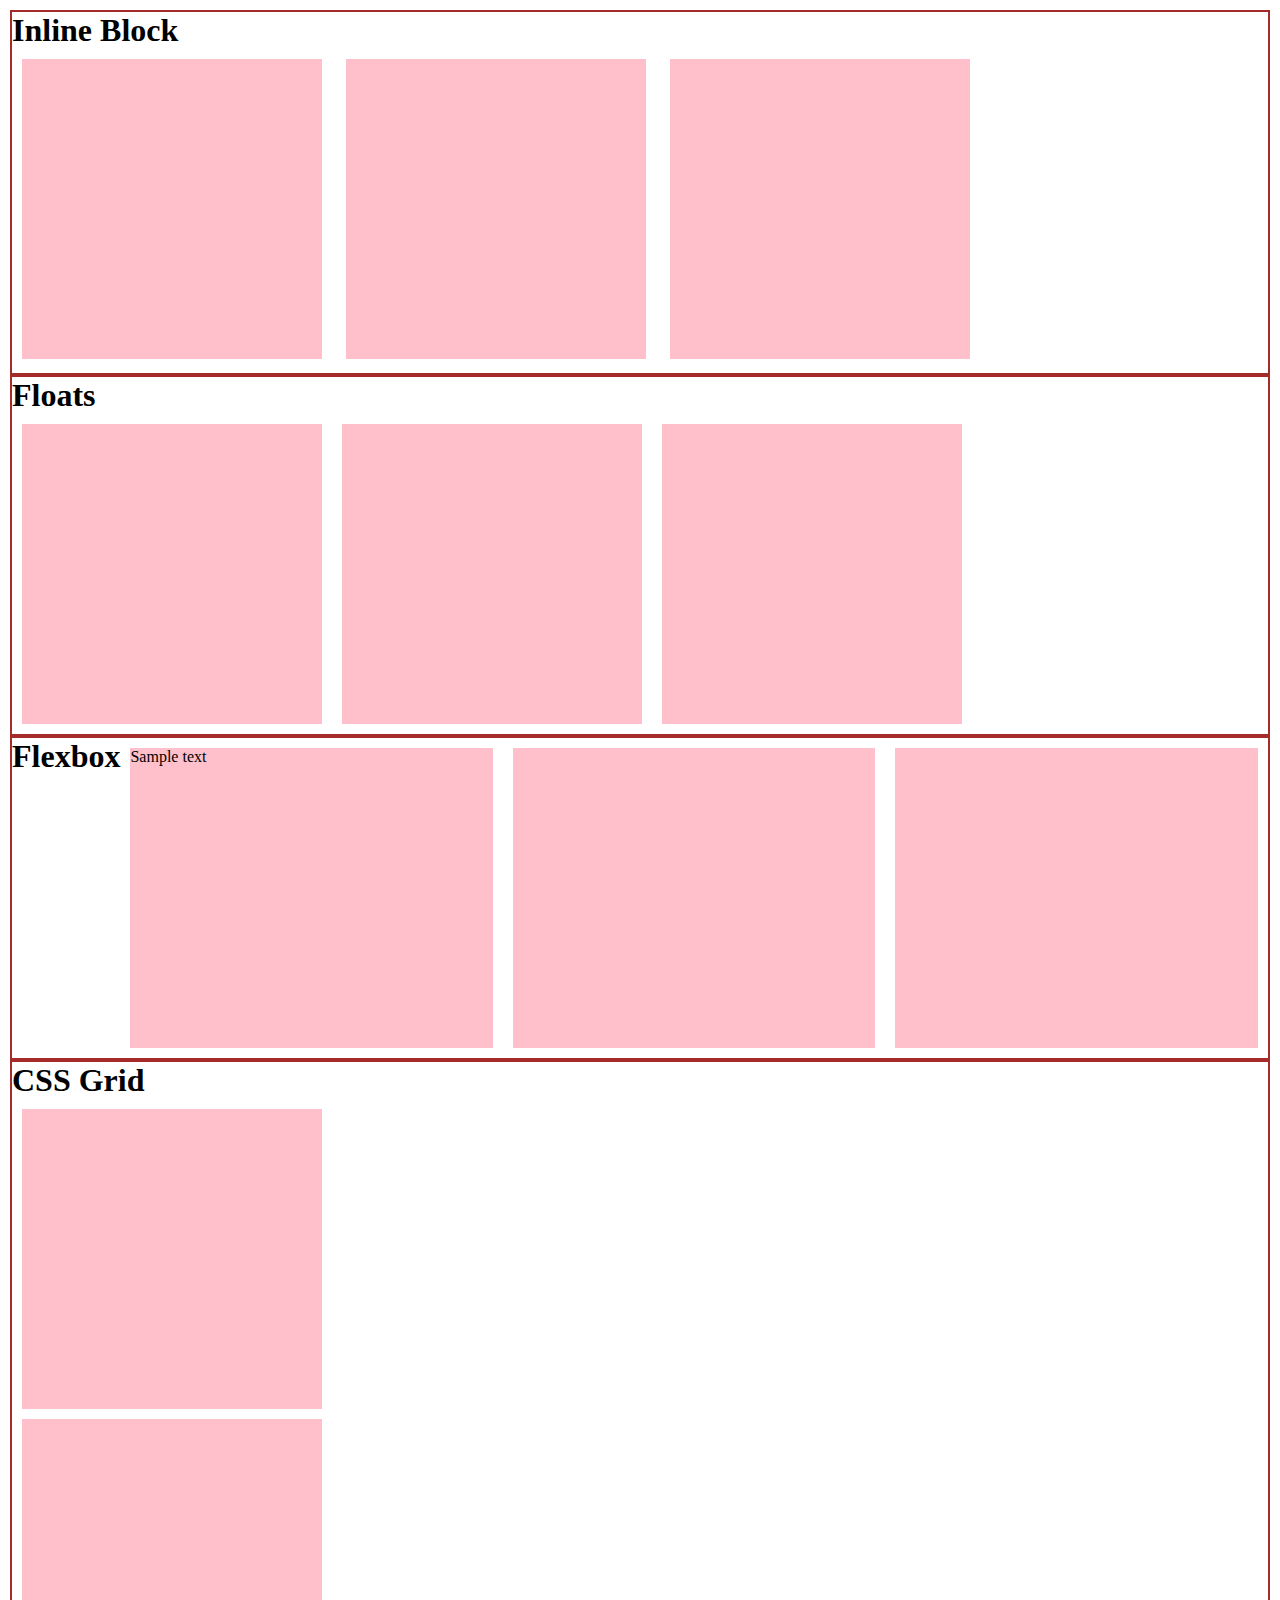
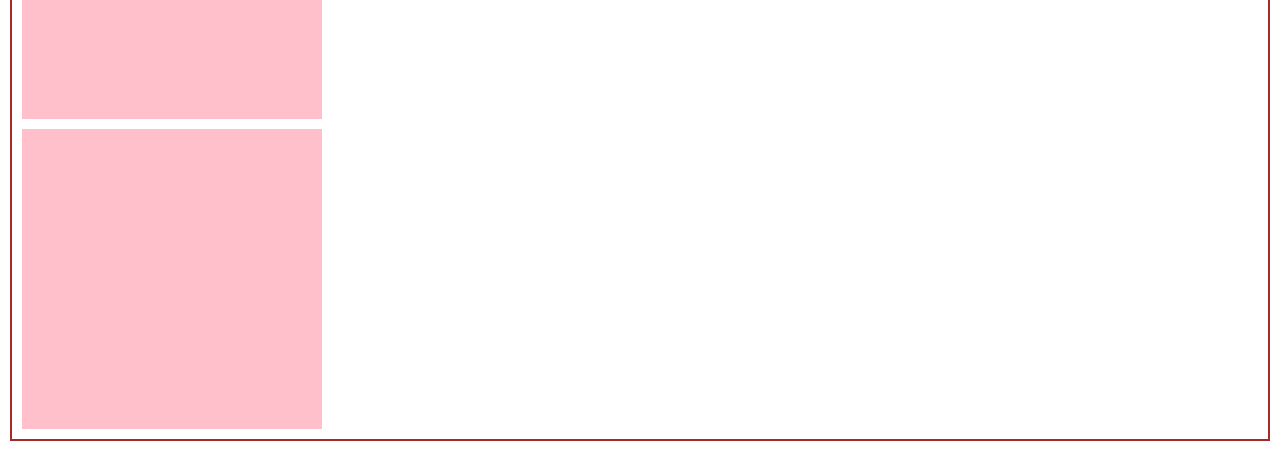
<file: csslayout/index.html>
<!DOCTYPE html>
<html lang="en">
    <head>
    	<meta http-equiv="x-ua-compatible" content="ie=edge">
        <meta charset="utf-8"> 
       	<meta name="viewport" content="width=device-width, initial-scale=1">
        <title>CSS Layouts</title>

        <link href="style.css" rel=stylesheet
        type="text/css">
    </head>

<body>
    <section id="inline-block">
        <h1> Inline Block</h1>
        <div></div>
        <div></div>
        <div></div>
    </section>

    <section id="float">
        <h1>Floats</h1>
        <div></div>
        <div></div>
        <div></div>
    </section>

    <section id="flexbox">
        <h1>Flexbox</h1>
        <div class="flex-container">
            <div id="content">
                <p>Sample text</p>
            </div>
            <div></div>
            <div></div>
        </div>
    </section>

    <section id="grid">
        <h1>CSS Grid</h1>
        <div></div>
        <div></div>
        <div></div>
    </section>
</body>
</html>
</file>
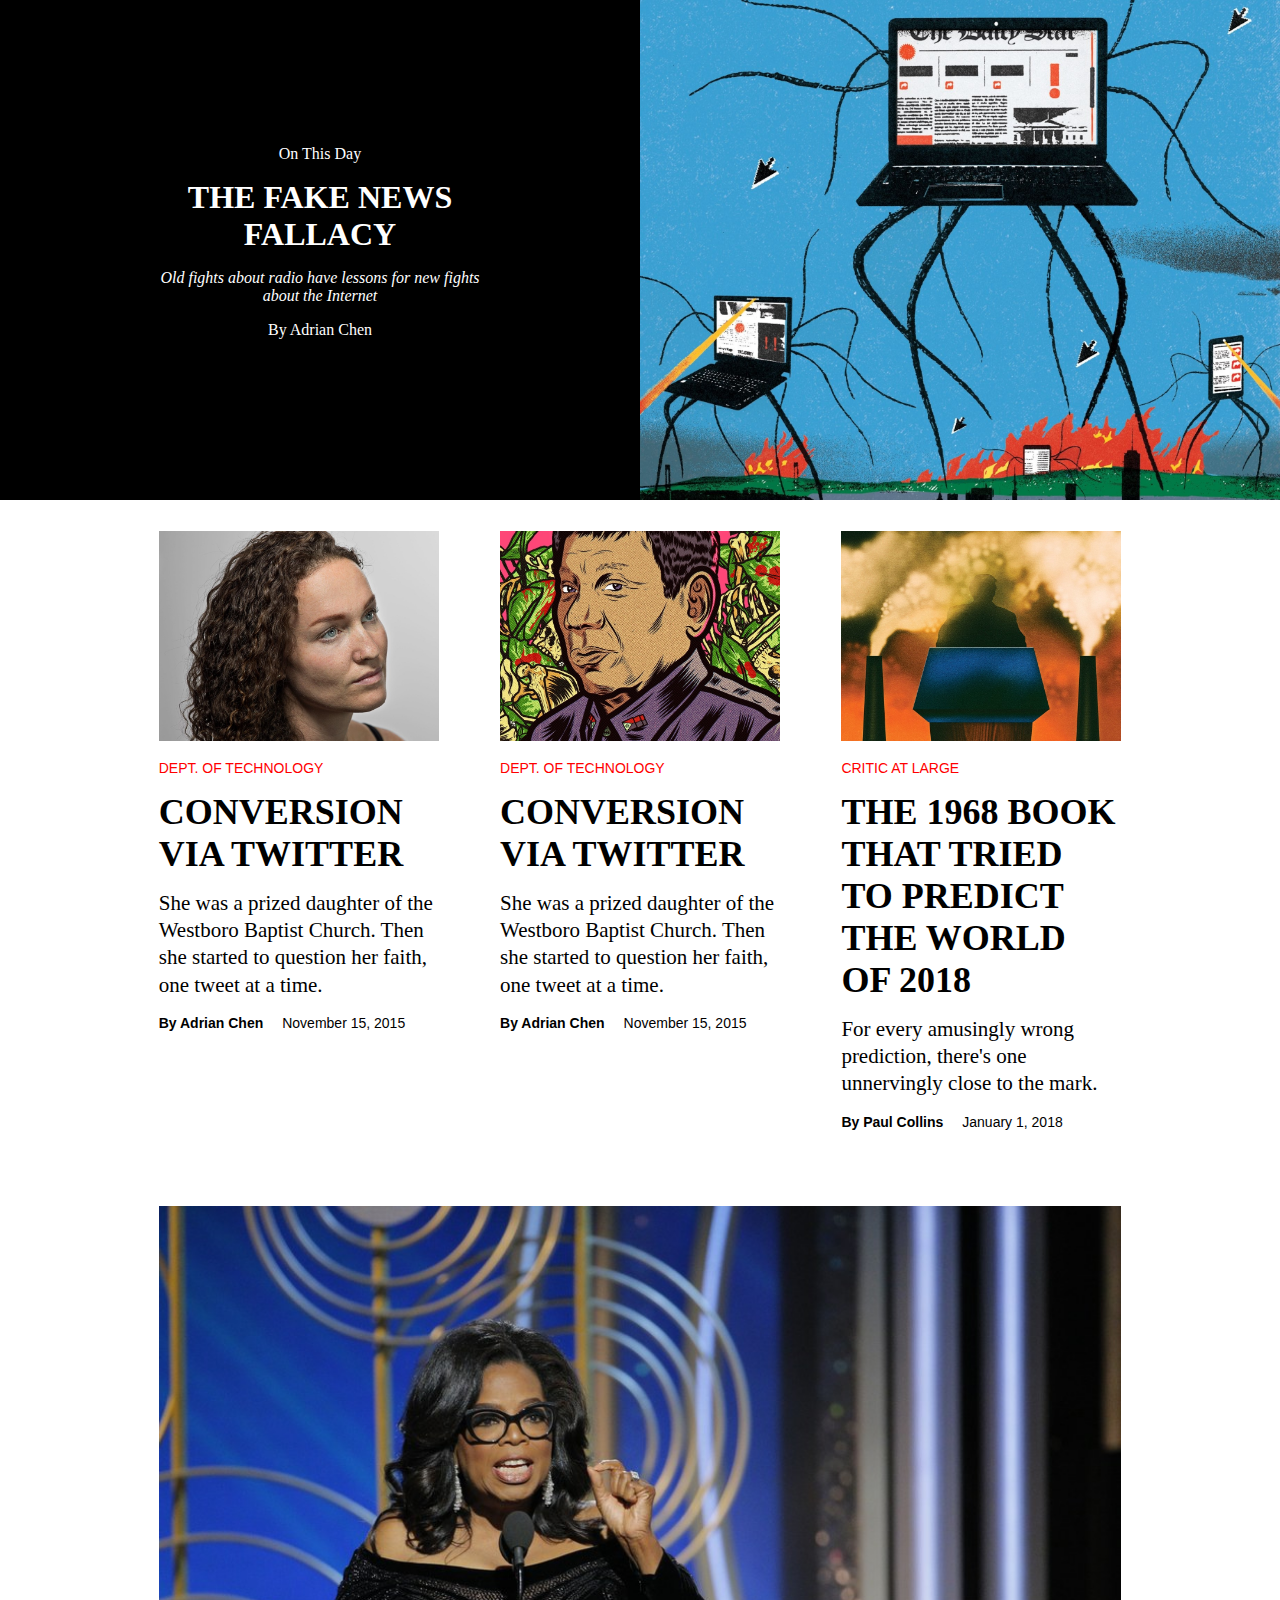
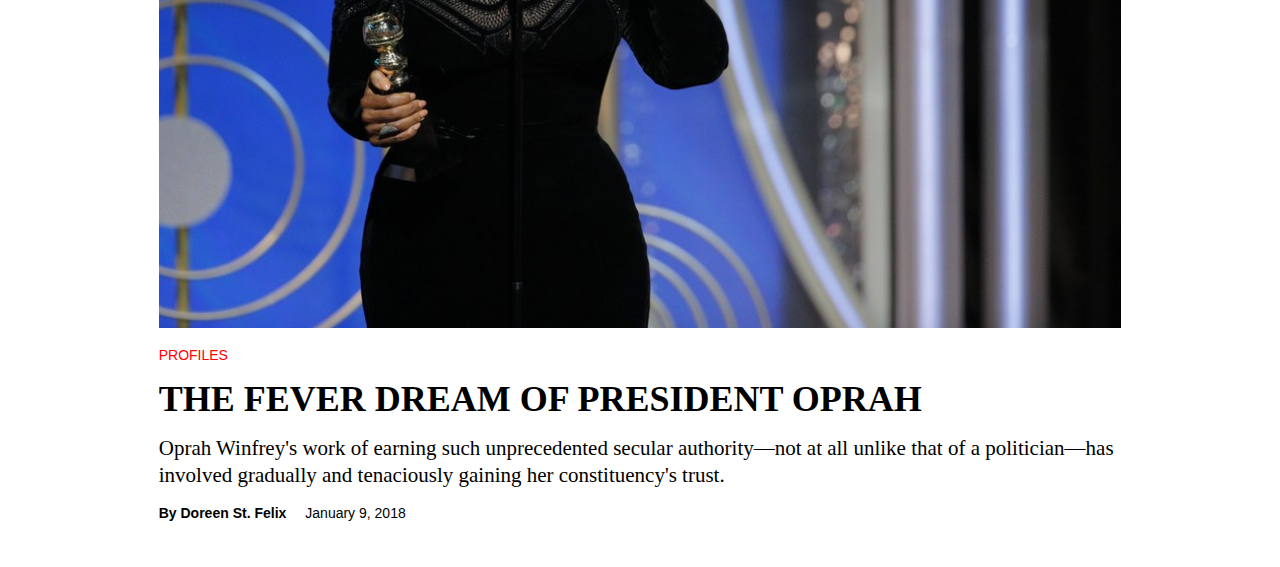
<file: exercise-04/index.html>
<!DOCTYPE html>
<html lang="en">
<head>
	<meta charset="utf-8">
	<meta content="ie=edge" http-equiv="x-ua-compatible">
	<meta content="width=device-width, initial-scale=1" name="viewport">
	<title>New Yorker Article</title>
	<link href="style.css" rel="stylesheet" type="text/css">
</head>
<body>
    <section class="hero">
		<div class="hero-text-column">
			<div class="hero-text-container">
			<p class="category">On This Day</p>

			<h1>The Fake News Fallacy</h1>
			
			<p class="blurb">Old fights about radio have lessons for new fights about the Internet</p>
			
			<p class="author">By Adrian Chen</p>
		</div>
		</div>
		<div class="hero-image-column">

		</div>
	</section>
	<section class="articles">
		<article>
			<div class="article-image">
			<img src="img/img1.jpg">
			</div>
			<div class="article-text">
				<p class="dept">Dept. of Technology</p>

				<h3>Conversion Via Twitter</h3>

				<p class="summary">She was a prized daughter of the Westboro Baptist Church. Then she started to question her faith, one tweet at a time.</p>

				<p class="byline">By Adrian Chen</p>

				<p class="date">November 15, 2015</p>
			</div>
		</article>
		<article>
			<div class="article-image">
			<img src="img/img2.jpg">
			</div>

			<div class="article-text">
				<p class="dept">Dept. of Technology</p>

				<h3>Conversion Via Twitter</h3>

				<p class="summary">She was a prized daughter of the Westboro Baptist Church. Then she started to question her faith, one tweet at a time.</p>

				<p class="byline">By Adrian Chen</p>

				<p class="date">November 15, 2015</p>
			</div>
		</article>
        <article>
			<div class="article-image">
			<img src="img/img3.jpg">
			</div>

			<div class="article-text">
				<p class="dept">Critic at large</p>

				<h3>The 1968 Book that Tried to Predict the World of 2018</h3>

				<p class="summary">For every amusingly wrong prediction, there's one unnervingly close to the mark.</p>

				<p class="byline">By Paul Collins</p>

				<p class="date">January 1, 2018</p>
			</div>
        </article>
		<article>
			<div class="article-image">
			<img src="img/img4.jpg">
			</div>

			<div class="article-text">
				<p class="dept">Profiles</p>

				<h3>The Fever Dream of President Oprah</h3>

				<p class="summary">Oprah Winfrey's work of earning such unprecedented secular authority—not at all unlike that of a politician—has involved gradually and tenaciously gaining her constituency's trust.</p>

				<p class="byline">By Doreen St. Felix</p>

				<p class="date">January 9, 2018</p>
			</div>
		</article>
	</section>
</body>
</html>
</file>
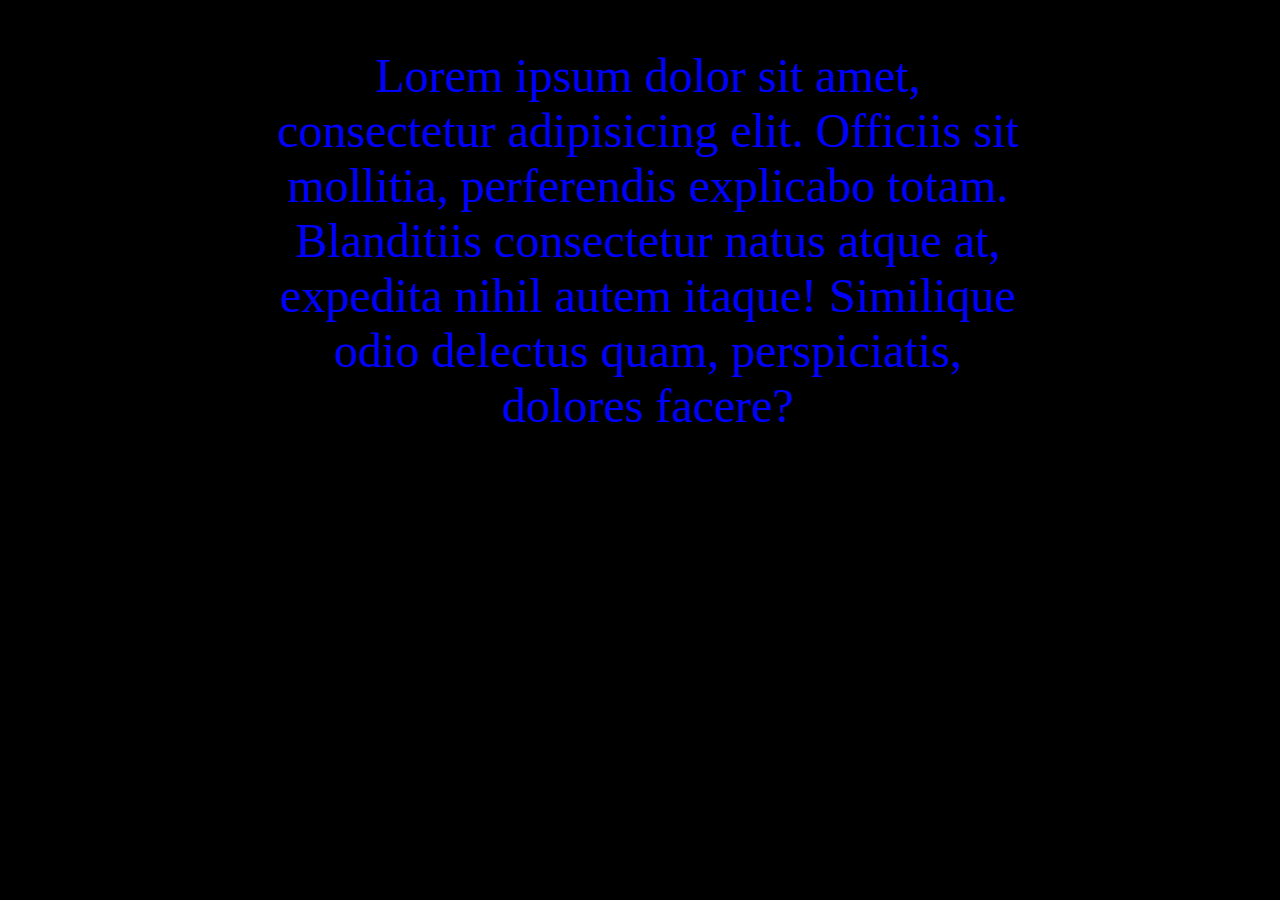
<file: CSS-transform-animate/CSS-transform-animate/index.html>
<!DOCTYPE html>
<html lang="en">
<head>
	<meta charset="utf-8">
	<meta content="ie=edge" http-equiv="x-ua-compatible">
	<meta content="width=device-width, initial-scale=1" name="viewport">
	<title>CSS Transformation and Animation</title>
	<link href="style.css" rel="stylesheet" type="text/css">
</head>
<body>
	<div>
		<p>Lorem ipsum dolor sit amet, consectetur adipisicing elit. Officiis sit mollitia, perferendis explicabo totam. Blanditiis consectetur natus atque at, expedita nihil autem itaque! Similique odio delectus quam, perspiciatis, dolores facere?</p>
	</div>
</body>
</html>
</file>
<file: csslayout/style.css>
* {
    box-sizing: border-box;
    margin: 0;
    padding: 0;
}

body {
   padding: 10px;
   width: 100vw; 
}

section {
    width: 100%;
    border: 2px solid brown;
}

div {
    width: 300px;
    height: 300px;
    background-color: pink;
    margin: 10px;
}

#inline-block div{
    display: inline-block;
}

#float {
    overflow: auto;
}

#float div {
    float: left;
}

.flex-container {
    display: flex;
    flex-direction: row;
    flex-wrap: wrap;
    height: 100%;
    width:100%;
    background: none;
    margin: 0;
    /* text-align: center; */
    /*align-items: center;*/
    /*justify-content: center;*/
}

.flex-container > div {
    flex: 1;
}

#flexbox {
    display: flex;
}

.content{
    display: flex;
    flex-direction: column;
    align-items: center;
    justify-content: center;
    flex: 2;
}
</file>
<file: exercise-04/style.css>
* {
    box-sizing: border-box;
    margin: 0;
    padding: 0;
    font-family: Georgia, 'Times New Roman', Times, serif;
}

section {
    width: 100vw;
}

.hero {
    height: 500px;
    display: flex;
    flex-wrap: wrap;
}

.hero-text-column, .hero-image-column {
    width: 50%;
}

.hero-text-column {
    background-color: black;
    color: white;
    display: flex;
    flex-direction: column;
    align-items: center;
    justify-content: center;
}

.hero-text-container {
    width: 50%;
    text-align: center;
}

.hero-text-container > * {
    margin-bottom: 5%;
}

h1 {
    /* capslocks the text */
    text-transform: uppercase;
}

.blurb {
    font-style: italic;
}

.hero-image-column {
    background: url(img/cover.jpg)
    no-repeat center center;
    background-size: cover;
}

.articles {
    width: 80%;
    display: flex;
    flex-wrap: wrap;

    margin: auto;
}

article {
    flex: 1;
    padding: 3%;
}


.article-image {
    margin-bottom: 15px;
}

img {
    width: 100%;
}

.dept {
    color: red;
    text-transform: uppercase;
    font-family: Arial, Helvetica, sans-serif;
    font-size: 14px;
}

h3 {
    text-transform: uppercase;
    font-size: 36px;
}

.summary {
    font-size: 21px;
    line-height: 1.3;
}

.byline, .date {
    display: inline-block;
    font-family: Arial, Helvetica, sans-serif;
    font-size: 14px;
}

.byline {
    font-weight: 700;
    margin-right: 15px;
}

.article-text > * {
    margin-bottom: 15px;
}

@media screen and (max-width: 768px) {
    .hero-text-column, .hero-image-column {
        width: 100%;
    }

    h3 {
        font-size: 24px;
    }

    .summary {
        font-size: 18px;
    }

}
</file>
<file: CSS-transform-animate/CSS-transform-animate/style.css>
body {
    width: 100vw;
    background-color: black;
    color: blue;
    font-size: 48px;
}

div {
    width: 60%;
    margin: 0 auto;
    text-align: center;
}

p {

}
</file>
